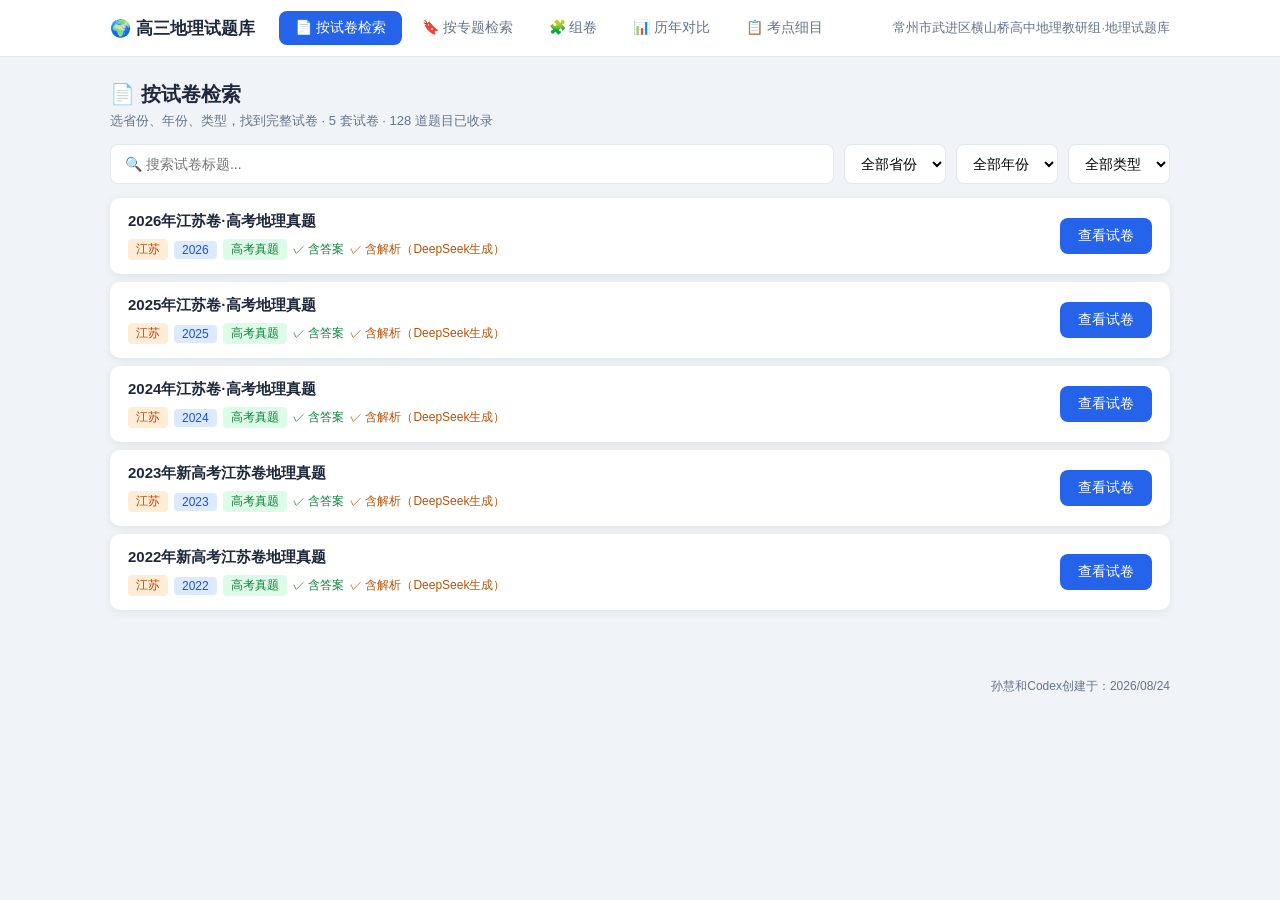
<file: index.html>
<!DOCTYPE html>
<html lang="zh-CN">
<head>
  <meta charset="UTF-8">
  <meta name="viewport" content="width=device-width, initial-scale=1.0">
  <title>高三地理试题库 · 横山桥高中地理教研组</title>
  <link rel="stylesheet" href="styles.css">
</head>
<body>

  <div id="main-app">
    <header class="topbar">
      <div class="topbar-inner">
        <div class="topbar-brand">🌍 高三地理试题库</div>
        <nav class="topbar-nav">
          <button class="nav-btn active" data-tab="papers">📄 按试卷检索</button>
          <button class="nav-btn" data-tab="topics">🔖 按专题检索</button>
          <button class="nav-btn" data-tab="compose">🧩 组卷</button>
          <button class="nav-btn" data-tab="compare">📊 历年对比</button>
          <button class="nav-btn" data-tab="exampoints">📋 考点细目</button>
        </nav>
        <div class="topbar-org">常州市武进区横山桥高中地理教研组·地理试题库</div>
      </div>
    </header>

    <!-- 按试卷检索 -->
    <section id="tab-papers" class="tab-panel active">
      <div class="panel-header">
        <h2>📄 按试卷检索</h2>
        <p class="panel-desc">选省份、年份、类型，找到完整试卷 · <span id="stat-papers">0</span> 套试卷 · <span id="stat-questions">0</span> 道题目已收录</p>
      </div>

      <div class="search-bar">
        <input type="text" id="paper-search" class="search-input" placeholder="🔍 搜索试卷标题...">
        <select id="paper-filter-province" class="filter-select">
          <option value="">全部省份</option>
        </select>
        <select id="paper-filter-year" class="filter-select">
          <option value="">全部年份</option>
        </select>
        <select id="paper-filter-type" class="filter-select">
          <option value="">全部类型</option>
          <option>高考真题</option>
          <option>模拟题</option>
        </select>
      </div>

      <div id="paper-list" class="resource-list"></div>
    </section>

    <!-- 按专题检索 -->
    <section id="tab-topics" class="tab-panel">
      <div class="panel-header">
        <h2>🔖 按专题检索</h2>
        <p class="panel-desc">点击专题，汇集所有试卷中的相关试题，跨卷专练</p>
      </div>

      <div id="topic-overview">
        <div class="search-bar">
          <input type="text" id="topic-search" class="search-input" placeholder="🔍 输入关键词，直接全文检索所有题目（题干、材料、答案、解析、图片说明）...">
        </div>
        <div id="topic-groups"></div>
      </div>

      <div id="topic-detail" style="display:none;">
        <div class="topic-breadcrumb">
          <button id="topic-back" class="btn-ghost">← 返回专题列表</button>
          <span id="topic-current" class="topic-current"></span>
        </div>
        <div id="question-list" class="resource-list"></div>
      </div>
    </section>

    <!-- 组卷 -->
    <section id="tab-compose" class="tab-panel">
      <div class="panel-header">
        <h2>🧩 按专题组卷</h2>
        <p class="panel-desc">选择专题、难度和题量，自动抽题组成一份练习卷，可导出 Word</p>
      </div>

      <div class="compose-controls">
        <div class="compose-field">
          <label>专题（按住 Ctrl 多选）</label>
          <select id="compose-topics" class="compose-topics" multiple size="6"></select>
        </div>
        <div class="compose-field">
          <label>难度</label>
          <select id="compose-diff" class="filter-select">
            <option value="">全部</option>
            <option>易</option>
            <option>中</option>
            <option>难</option>
          </select>
        </div>
        <div class="compose-field">
          <label>题量</label>
          <input type="number" id="compose-count" class="search-input" value="10" min="1" max="60" style="width:110px;">
        </div>
        <button class="btn-primary" id="compose-btn" style="align-self:flex-end;">🎲 随机组题</button>
      </div>

      <div id="compose-result" class="resource-list"></div>
      <div id="compose-actions" class="form-actions" style="display:none;">
        <button class="btn-primary" id="export-student">📄 导出 Word（学生版）</button>
        <button class="btn-primary" id="export-teacher">📄 导出 Word（教师版·含答案解析）</button>
      </div>
    </section>

    <!-- 历年对比 -->
    <section id="tab-compare" class="tab-panel">
      <div class="panel-header">
        <h2>📊 历年题型对比</h2>
        <p class="panel-desc">对比各年份的专题考查分布，辅助复习重点判断</p>
      </div>
      <div class="compare-section">
        <h3>专题分布对比</h3>
        <div id="compare-topics"></div>
      </div>
      <div class="compare-section">
        <h3>选择题 高频考点</h3>
        <div id="compare-top-choice"></div>
      </div>
      <div class="compare-section">
        <h3>综合题 高频考点</h3>
        <div id="compare-top-comprehensive"></div>
      </div>
    </section>

    <!-- 考点细目表 -->
    <section id="tab-exampoints" class="tab-panel">
      <div class="panel-header">
        <h2>📋 高考考点细目表</h2>
        <p class="panel-desc">按年份展示江苏卷的题号、难度系数和详细知识点</p>
      </div>
      <div id="exampoints-list"></div>
    </section>

    <footer class="site-credit">孙慧和Codex创建于：2026/08/24</footer>

  </div>

  <!-- 试卷查看层（带水印） -->
  <div id="exam-viewer" class="exam-viewer" style="display:none;">
    <div class="viewer-toolbar">
      <button id="viewer-close" class="viewer-close">✕ 关闭</button>
      <span id="viewer-title" class="viewer-title"></span>
      <a id="viewer-newtab" class="viewer-newtab" target="_blank" rel="noopener noreferrer" style="display:none;">新窗口打开 ↗</a>
    </div>
    <div class="viewer-body">
      <div id="viewer-watermark" class="viewer-watermark"></div>
      <div id="viewer-content" class="viewer-content"></div>
    </div>
  </div>

  <script src="config.js"></script>
  <script src="app.js"></script>
</body>
</html>
</file>
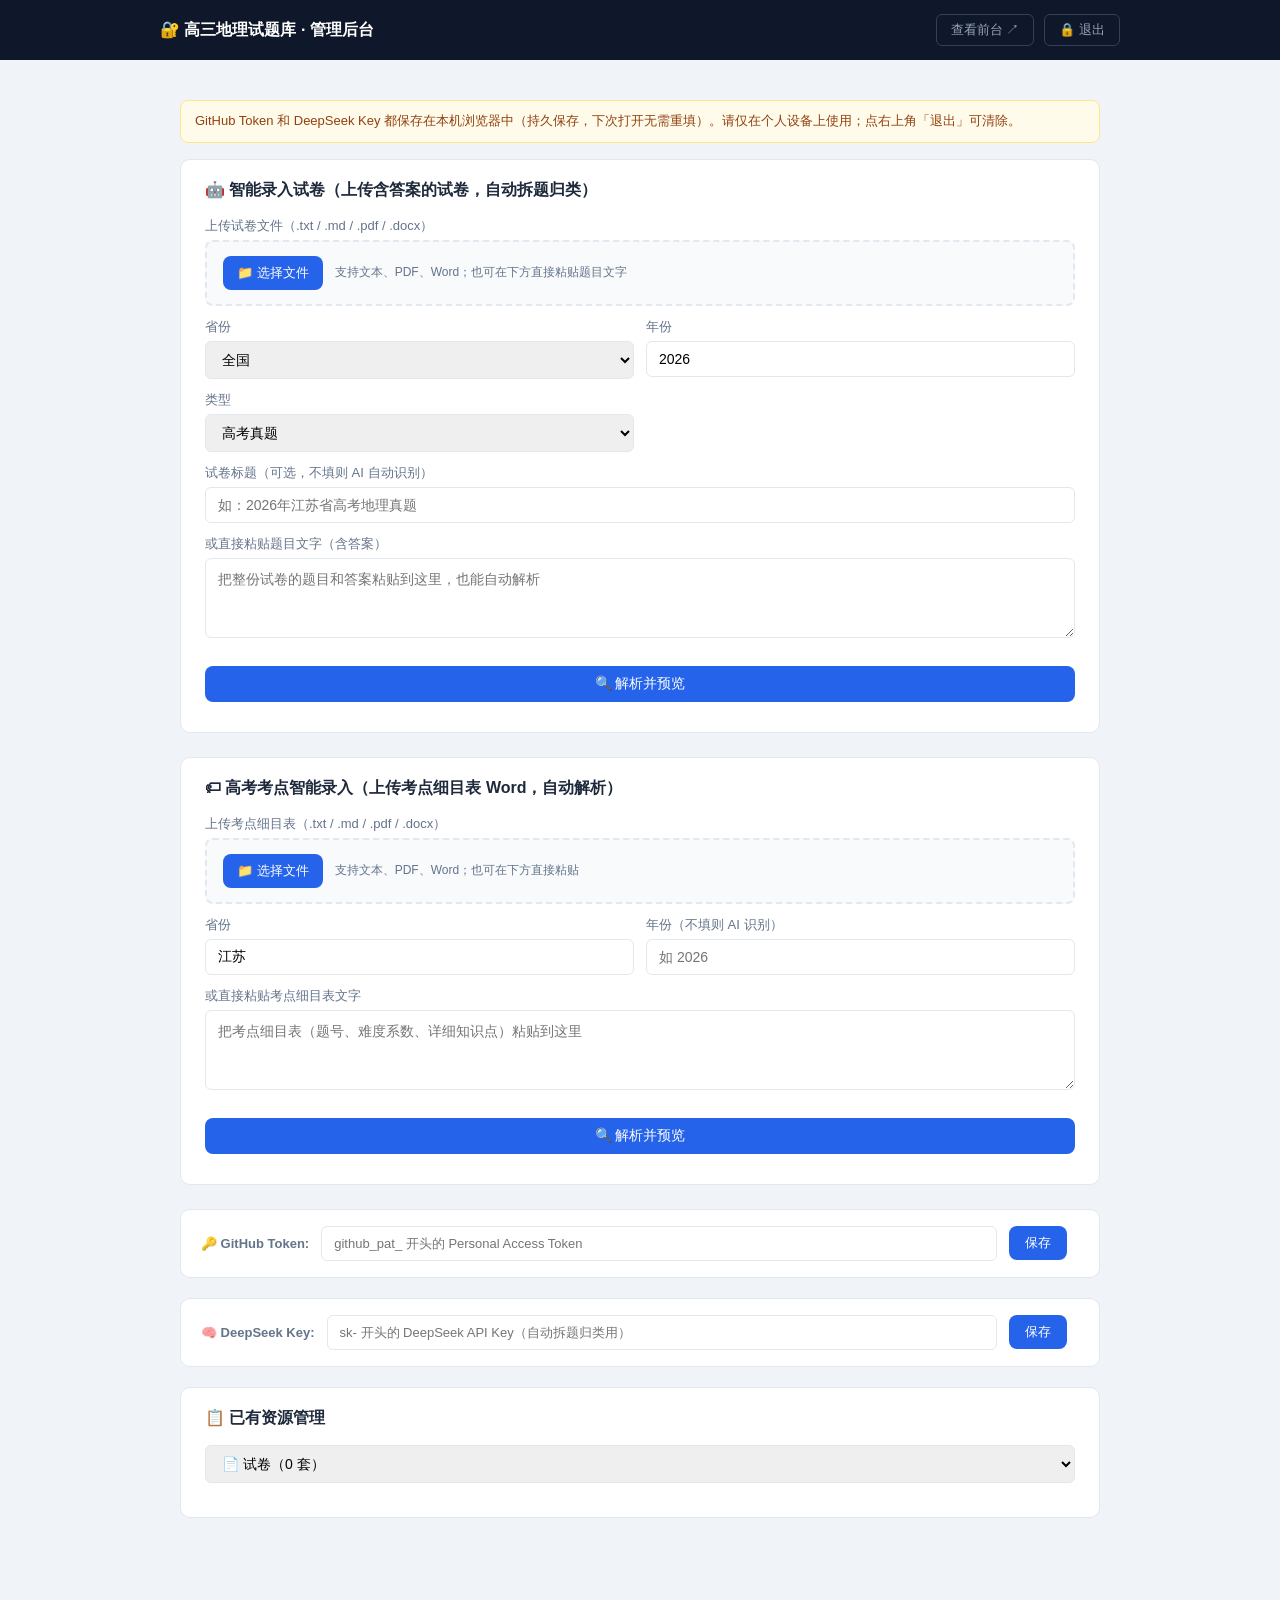
<file: admin.html>
<!DOCTYPE html>
<html lang="zh-CN">
<head>
  <meta charset="UTF-8">
  <meta name="viewport" content="width=device-width, initial-scale=1.0">
  <title>管理后台 · 高三地理试题库</title>
  <link rel="stylesheet" href="styles.css">
  <style>
    .admin-layout { max-width: 960px; margin: 0 auto; padding: 24px 20px 80px; }
    .admin-topbar { background: #0f172a; color: #fff; padding: 14px 20px; }
    .admin-topbar-inner { max-width: 960px; margin: 0 auto; display: flex; align-items: center; justify-content: space-between; }
    .admin-brand { font-weight: 700; font-size: 16px; }
    .admin-exit { color: #94a3b8; font-size: 13px; text-decoration: none; border: 1px solid #334155; padding: 6px 14px; border-radius: 6px; cursor: pointer; background: none; }
    .admin-exit:hover { color: #fff; border-color: #64748b; }
    .notice { background: #fffbeb; border: 1px solid #fde68a; color: #92400e; border-radius: 8px; padding: 10px 14px; font-size: 13px; margin: 16px 0; line-height: 1.6; }
    .settings-panel { background: #fff; border: 1px solid var(--border); border-radius: 10px; padding: 16px 20px; margin-bottom: 20px; display: flex; align-items: center; gap: 12px; flex-wrap: wrap; }
    .settings-panel label { font-size: 13px; font-weight: 600; color: var(--text-sub); }
    .settings-panel input { flex: 1; min-width: 240px; padding: 9px 12px; border: 1px solid var(--border); border-radius: 6px; font-size: 13px; }
    .admin-form { background: #fff; border: 1px solid var(--border); border-radius: 10px; padding: 20px 24px; margin-bottom: 24px; }
    .admin-form h3 { font-size: 16px; margin-bottom: 16px; }
    .form-grid { display: grid; grid-template-columns: 1fr 1fr; gap: 12px; }
    .form-field { display: flex; flex-direction: column; gap: 5px; }
    .form-field.full { grid-column: 1 / -1; }
    .form-field label { font-size: 13px; color: var(--text-sub); font-weight: 500; }
    .form-field input, .form-field select, .form-field textarea { padding: 9px 12px; border: 1px solid var(--border); border-radius: 6px; font-size: 14px; font-family: inherit; outline: none; }
    .form-field textarea { min-height: 80px; resize: vertical; line-height: 1.6; }
    .form-hint { font-size: 11px; color: #94a3b8; }
    .form-actions { margin-top: 16px; display: flex; gap: 10px; }
    .upload-box { border: 2px dashed var(--border); border-radius: 8px; padding: 14px 16px; display: flex; align-items: center; gap: 12px; flex-wrap: wrap; background: #f8fafc; }
    .upload-box.dragover { border-color: var(--primary); background: #eff6ff; }
    .upload-info { font-size: 12px; color: var(--text-sub); flex: 1; min-width: 160px; }
    .manage-item { background: #fff; border: 1px solid var(--border); border-radius: 8px; padding: 14px 16px; margin-bottom: 10px; display: flex; align-items: center; gap: 12px; }
    .manage-item .mi-title { flex: 1; font-size: 14px; font-weight: 500; }
    .manage-item .mi-info { font-size: 12px; color: var(--text-sub); }
    .mi-btn { padding: 6px 12px; border: 1px solid var(--border); background: #fff; border-radius: 6px; font-size: 12px; cursor: pointer; }
    .mi-btn.edit:hover { border-color: var(--primary); color: var(--primary); }
    .mi-btn.del:hover { border-color: #dc2626; color: #dc2626; }
    .save-status { position: fixed; bottom: 24px; right: 24px; z-index: 300; background: #0f172a; color: #fff; padding: 12px 20px; border-radius: 8px; font-size: 13px; display: none; box-shadow: 0 8px 24px rgba(0,0,0,.25); max-width: 420px; }
    .save-status.ok { background: #15803d; }
    .save-status.err { background: #dc2626; }
    .smart-preview { margin-top: 16px; }
    .smart-paper-head { background: #eff6ff; border: 1px solid #bfdbfe; border-radius: 8px; padding: 12px 16px; margin-bottom: 12px; }
    .smart-paper-head b { color: #1e40af; }
    .smart-q-item { border: 1px solid var(--border); border-radius: 8px; padding: 10px 14px; margin-bottom: 8px; }
    .smart-q-item .sq-head { display: flex; align-items: center; gap: 8px; flex-wrap: wrap; margin-bottom: 4px; }
    .smart-q-item .sq-ans { font-size: 13px; color: #166534; }
    .smart-q-item .sq-desc { font-size: 13px; color: var(--text-sub); }
    .se-fig-row { display: flex; align-items: center; gap: 8px; margin-bottom: 8px; }
    .se-fig-row img { height: 52px; width: auto; border: 1px solid var(--border); border-radius: 6px; object-fit: contain; background: #f8fafc; }
    .se-fig-row input { flex: 1; min-width: 0; }
    .q-editor-modal { position: fixed; inset: 0; background: rgba(15,23,42,.62); display: flex; align-items: center; justify-content: center; z-index: 500; padding: 20px; }
    .q-editor-card { background: #fff; border-radius: 12px; width: min(760px, 94vw); max-height: 92vh; overflow: auto; padding: 20px 24px; }
    .q-editor-head { display: flex; align-items: center; justify-content: space-between; margin-bottom: 16px; }
    .q-editor-head h3 { font-size: 16px; }
    @media (max-width: 640px) { .form-grid { grid-template-columns: 1fr; } }
  </style>
</head>
<body>
  <header class="admin-topbar">
    <div class="admin-topbar-inner">
      <div class="admin-brand">🔐 高三地理试题库 · 管理后台</div>
      <div style="display:flex;gap:10px;align-items:center;">
        <a href="index.html" class="admin-exit" target="_blank">查看前台 ↗</a>
        <button id="admin-lock" class="admin-exit">🔒 退出</button>
      </div>
    </div>
  </header>

  <div class="admin-layout">
    <div class="notice">
      GitHub Token 和 DeepSeek Key 都保存在本机浏览器中（持久保存，下次打开无需重填）。请仅在个人设备上使用；点右上角「退出」可清除。
    </div>

    <!-- 智能录入 -->
    <div class="admin-form">
      <h3>🤖 智能录入试卷（上传含答案的试卷，自动拆题归类）</h3>
      <div class="form-grid">
        <div class="form-field full"><label>上传试卷文件（.txt / .md / .pdf / .docx）</label>
          <div class="upload-box" id="smart-upload-box">
            <button type="button" class="btn-primary" style="padding:8px 14px;font-size:13px;" onclick="document.getElementById('smart-file').click()">📁 选择文件</button>
            <span class="upload-info" id="smart-file-info">支持文本、PDF、Word；也可在下方直接粘贴题目文字</span>
            <input type="file" id="smart-file" accept=".txt,.md,.pdf,.docx" style="display:none;">
          </div>
        </div>
        <div class="form-field"><label>省份</label><select id="smart-province"></select></div>
        <div class="form-field"><label>年份</label><input type="text" id="smart-year" placeholder="如 2026"></div>
        <div class="form-field"><label>类型</label><select id="smart-type"><option>高考真题</option><option>模拟题</option></select></div>
        <div class="form-field full"><label>试卷标题（可选，不填则 AI 自动识别）</label><input type="text" id="smart-title" placeholder="如：2026年江苏省高考地理真题"></div>
        <div class="form-field full"><label>或直接粘贴题目文字（含答案）</label><textarea id="smart-text" placeholder="把整份试卷的题目和答案粘贴到这里，也能自动解析"></textarea></div>
        <div class="form-field full form-actions">
          <button class="btn-primary" onclick="smartParse()">🔍 解析并预览</button>
          <span id="smart-status" style="font-size:13px;color:var(--text-sub);"></span>
        </div>
      </div>
      <div id="smart-preview" class="smart-preview" style="display:none;"></div>
    </div>

    <!-- 高考考点智能录入 -->
    <div class="admin-form">
      <h3>🏷 高考考点智能录入（上传考点细目表 Word，自动解析）</h3>
      <div class="form-grid">
        <div class="form-field full"><label>上传考点细目表（.txt / .md / .pdf / .docx）</label>
          <div class="upload-box" id="ep-upload-box">
            <button type="button" class="btn-primary" style="padding:8px 14px;font-size:13px;" onclick="document.getElementById('ep-file').click()">📁 选择文件</button>
            <span class="upload-info" id="ep-file-info">支持文本、PDF、Word；也可在下方直接粘贴</span>
            <input type="file" id="ep-file" accept=".txt,.md,.pdf,.docx" style="display:none;">
          </div>
        </div>
        <div class="form-field"><label>省份</label><input type="text" id="ep-province" value="江苏"></div>
        <div class="form-field"><label>年份（不填则 AI 识别）</label><input type="text" id="ep-year" placeholder="如 2026"></div>
        <div class="form-field full"><label>或直接粘贴考点细目表文字</label><textarea id="ep-text" placeholder="把考点细目表（题号、难度系数、详细知识点）粘贴到这里"></textarea></div>
        <div class="form-field full form-actions">
          <button class="btn-primary" onclick="epParse()">🔍 解析并预览</button>
          <span id="ep-status" style="font-size:13px;color:var(--text-sub);"></span>
        </div>
      </div>
      <div id="ep-preview" class="smart-preview" style="display:none;"></div>
    </div>

    <!-- GitHub Token -->
    <div class="settings-panel">
      <label>🔑 GitHub Token:</label>
      <input type="password" id="github-token" placeholder="github_pat_ 开头的 Personal Access Token">
      <button class="btn-primary" style="padding:8px 16px;font-size:13px;" onclick="saveToken()">保存</button>
      <span id="token-status" style="font-size:12px;color:var(--text-sub);"></span>
    </div>

    <!-- DeepSeek Key -->
    <div class="settings-panel">
      <label>🧠 DeepSeek Key:</label>
      <input type="password" id="deepseek-key" placeholder="sk- 开头的 DeepSeek API Key（自动拆题归类用）">
      <button class="btn-primary" style="padding:8px 16px;font-size:13px;" onclick="saveDeepSeekKey()">保存</button>
      <span id="deepseek-status" style="font-size:12px;color:var(--text-sub);"></span>
    </div>

    <!-- 已有资源 -->
    <div class="admin-form">
      <h3>📋 已有资源管理</h3>
      <div class="form-field" style="margin-bottom:14px;">
        <select id="manage-type" onchange="renderManageList()">
          <option value="papers">📄 试卷（<span id="paper-count">0</span> 套）</option>
          <option value="questions">🔖 题目（<span id="question-count">0</span> 道）</option>
          <option value="exampoints">🏷 考点细目（<span id="ep-count">0</span> 份）</option>
        </select>
      </div>
      <div id="manage-list"></div>
    </div>
  </div>

  <!-- 编辑已有题目 -->
  <div id="q-editor" class="q-editor-modal" style="display:none;">
    <div class="q-editor-card">
      <div class="q-editor-head">
        <h3 id="qe-title">编辑题目</h3>
        <button class="admin-exit" onclick="closeQuestionEditor()">✕ 关闭</button>
      </div>
      <div class="form-grid">
        <div class="form-field"><label>题号</label><input id="qe-number" disabled></div>
        <div class="form-field"><label>专题</label><select id="qe-topic"></select></div>
        <div class="form-field"><label>知识点</label><input id="qe-knowledge" placeholder="如 聚落选址"></div>
        <div class="form-field"><label>难度</label><select id="qe-diff"><option>易</option><option>中</option><option>难</option></select></div>
        <div class="form-field full"><label>题组标识（同组小题填相同值）</label><input id="qe-group"></div>
        <div class="form-field full"><label>题目简述</label><textarea id="qe-desc"></textarea></div>
        <div class="form-field full"><label>完整题干</label><textarea id="qe-content"></textarea></div>
        <div class="form-field full"><label>答案</label><textarea id="qe-answer"></textarea></div>
        <div class="form-field full"><label>解析</label><textarea id="qe-analysis"></textarea></div>
        <div class="form-field full">
          <label>配图（题干图 / 选项图）</label>
          <div id="qe-figures"></div>
          <div style="margin-top:8px;">
            <input type="file" id="qe-fig-upload" accept="image/*" multiple style="display:none;" onchange="qeUploadFigures()">
            <button type="button" class="btn-ghost" onclick="document.getElementById('qe-fig-upload').click()">📤 上传配图</button>
          </div>
        </div>
      </div>
      <div class="form-actions">
        <button class="btn-primary" onclick="saveQuestionEdit()">💾 保存并发布</button>
        <button class="btn-ghost" onclick="closeQuestionEditor()">取消</button>
      </div>
    </div>
  </div>

  <div id="save-status" class="save-status"></div>

  <script src="config.js"></script>
  <script src="data.js"></script>
  <script src="admin.js"></script>
</body>
</html>
</file>
<file: styles.css>
:root {
  --primary: #2563eb;
  --primary-dark: #1d4ed8;
  --bg: #f0f4f8;
  --card: #ffffff;
  --text: #1e293b;
  --text-sub: #64748b;
  --border: #e2e8f0;
  --shadow: 0 2px 8px rgba(30, 41, 59, 0.08);
  --radius: 10px;
}

* { margin: 0; padding: 0; box-sizing: border-box; }

body {
  font-family: -apple-system, BlinkMacSystemFont, "Segoe UI", "PingFang SC",
    "Hiragino Sans GB", "Microsoft YaHei", sans-serif;
  background: var(--bg);
  color: var(--text);
  min-height: 100vh;
}

/* ==================== 顶栏 ==================== */
.topbar {
  background: #fff;
  border-bottom: 1px solid var(--border);
  position: sticky; top: 0; z-index: 50;
}
.topbar-inner {
  max-width: 1100px; margin: 0 auto; padding: 0 20px;
  height: 56px; display: flex; align-items: center; gap: 24px;
}
.topbar-brand { font-weight: 700; font-size: 17px; white-space: nowrap; }
.topbar-nav { display: flex; gap: 4px; flex: 1; }
.topbar-org { font-size: 13px; color: var(--text-sub); white-space: nowrap; }
.nav-btn {
  padding: 8px 16px; border: none; background: none; border-radius: 8px;
  font-size: 14px; cursor: pointer; color: var(--text-sub); transition: all .2s;
}
.nav-btn:hover { background: var(--bg); color: var(--text); }
.nav-btn.active { background: var(--primary); color: #fff; }

/* ==================== 面板通用 ==================== */
.tab-panel { display: none; max-width: 1100px; margin: 0 auto; padding: 24px 20px 60px; }
.tab-panel.active { display: block; }
.panel-header { margin-bottom: 14px; }
.panel-header h2 { font-size: 20px; margin-bottom: 4px; }
.panel-desc { color: var(--text-sub); font-size: 13px; }

/* ==================== 搜索栏 ==================== */
.search-bar { display: flex; gap: 10px; flex-wrap: wrap; margin-bottom: 14px; }
.search-input {
  flex: 1; min-width: 200px; padding: 10px 14px;
  border: 1px solid var(--border); border-radius: 8px; font-size: 14px; outline: none;
  transition: border-color .2s;
}
.search-input:focus { border-color: var(--primary); }
.filter-select {
  padding: 10px 12px; border: 1px solid var(--border); border-radius: 8px;
  font-size: 14px; background: #fff; cursor: pointer; outline: none;
}

/* ==================== 组卷 ==================== */
.compose-controls { display: flex; gap: 12px; flex-wrap: wrap; align-items: flex-end; margin-bottom: 18px; }
.compose-field { display: flex; flex-direction: column; gap: 5px; }
.compose-field label { font-size: 13px; color: var(--text-sub); font-weight: 500; }
.compose-topics { min-width: 260px; padding: 9px 12px; border: 1px solid var(--border); border-radius: 8px; font-size: 14px; background: #fff; }
.form-actions { display: flex; gap: 10px; flex-wrap: wrap; margin-top: 16px; }

/* ==================== 历年对比 ==================== */
.compare-section { background: #fff; border: 1px solid var(--border); border-radius: 10px; padding: 16px 20px; margin-bottom: 14px; box-shadow: var(--shadow); }
.compare-section h3 { font-size: 15px; margin-bottom: 12px; }
.compare-table { width: 100%; border-collapse: collapse; font-size: 13px; }
.compare-table th, .compare-table td { border: 1px solid var(--border); padding: 6px 10px; text-align: center; }
.compare-table th { background: #f8fafc; font-weight: 600; }
.compare-table td:first-child, .compare-table th:first-child { text-align: left; }
.exam-knowledge { text-align: left; line-height: 1.7; }
.compare-group-row td { background: #eff6ff; font-weight: 600; color: #1e3a8a; text-align: left; }
.top-row { display: flex; align-items: center; gap: 10px; margin-bottom: 8px; }
.top-name { width: 110px; flex-shrink: 0; font-size: 13px; }
.top-bar { flex: 1; height: 14px; background: #f1f5f9; border-radius: 7px; overflow: hidden; }
.top-bar-fill { height: 100%; background: #2563eb; border-radius: 7px; }
.top-count { width: 52px; flex-shrink: 0; font-size: 12px; color: var(--text-sub); text-align: right; }
.ep-modules { display: flex; gap: 10px; flex-wrap: wrap; margin-bottom: 14px; }
.ep-module { padding: 8px 18px; border: 1px solid var(--border); background: #f8fafc; border-radius: 20px; font-size: 14px; cursor: pointer; color: var(--text); transition: all .15s; }
.ep-module:hover { border-color: var(--primary); color: var(--primary); background: #eff6ff; }
.ep-module.active { background: var(--primary); color: #fff; border-color: var(--primary); }
.ep-table-wrap { background: #fff; border: 1px solid var(--border); border-radius: 10px; padding: 16px 20px; box-shadow: var(--shadow); }
.ep-table-wrap h3 { font-size: 15px; margin-bottom: 12px; }

/* ==================== 试卷卡片 ==================== */
.resource-list { display: flex; flex-direction: column; gap: 8px; }
.exam-card {
  background: var(--card); border-radius: var(--radius); padding: 14px 18px;
  display: flex; justify-content: space-between; align-items: center; gap: 16px;
  box-shadow: var(--shadow); transition: transform .15s, box-shadow .15s;
}
.exam-card:hover { transform: translateY(-1px); box-shadow: 0 4px 16px rgba(30,41,59,.12); }
.exam-title { font-weight: 600; font-size: 15px; margin-bottom: 8px; }
.exam-meta { display: flex; flex-wrap: wrap; gap: 6px; align-items: center; }
.exam-actions { display: flex; align-items: center; gap: 8px; flex-shrink: 0; }

.badge { font-size: 12px; padding: 2px 8px; border-radius: 4px; font-weight: 500; }
.badge-year { background: #dbeafe; color: #1d4ed8; }
.badge-type { background: #dcfce7; color: #15803d; }
.badge-topic { background: #fef3c7; color: #b45309; }
.badge-province { background: #ffedd5; color: #c2410c; }
.badge-fig { background: #fce7f3; color: #9d174d; }
.badge-difficulty { background: #f1f5f9; color: #475569; }
.badge-difficulty-易 { background: #dcfce7; color: #15803d; }
.badge-difficulty-中 { background: #fef3c7; color: #b45309; }
.badge-difficulty-难 { background: #fee2e2; color: #b91c1c; }

.flag { font-size: 12px; color: var(--text-sub); }
.flag-answer { color: #15803d; }
.flag-analysis { color: #b45309; }

.btn-primary {
  padding: 9px 18px; background: var(--primary); color: #fff; border: none;
  border-radius: 8px; font-size: 14px; cursor: pointer; transition: background .2s;
  white-space: nowrap;
}
.btn-primary:hover { background: var(--primary-dark); }
.btn-sm { padding: 7px 14px; font-size: 13px; }
.btn-ghost {
  padding: 7px 14px; border: 1px solid var(--border); background: #fff;
  border-radius: 6px; font-size: 13px; cursor: pointer; color: var(--text-sub); transition: all .2s;
}
.btn-ghost:hover { border-color: var(--primary); color: var(--primary); }

/* ==================== 专题总览 ==================== */
.topic-group {
  background: var(--card); border-radius: var(--radius); padding: 14px 18px;
  box-shadow: var(--shadow); margin-bottom: 10px;
}
.topic-group-header { display: flex; align-items: center; gap: 10px; margin-bottom: 10px; }
.topic-group-header h3 { font-size: 18px; }
.group-hit { font-size: 13px; padding: 3px 12px; border-radius: 10px; background: #dbeafe; color: #1d4ed8; font-weight: 500; }
.group-hit.zero { background: #f1f5f9; color: #94a3b8; }
.topic-chips { display: flex; flex-wrap: wrap; gap: 8px; }
.topic-chip {
  padding: 8px 14px; border: 1px solid var(--border); background: #f8fafc;
  border-radius: 22px; font-size: 14px; cursor: pointer; color: var(--text);
  display: inline-flex; align-items: center; gap: 8px; transition: all .15s;
}
.topic-chip:hover { border-color: var(--primary); color: var(--primary); background: #eff6ff; }
.topic-chip.empty { opacity: .5; cursor: not-allowed; }
.chip-count {
  font-size: 13px; background: #dbeafe; color: #1d4ed8;
  border-radius: 8px; padding: 0 8px; line-height: 20px; min-width: 20px; text-align: center;
}
.topic-chip.empty .chip-count { background: #f1f5f9; color: #94a3b8; }

.topic-breadcrumb { display: flex; align-items: center; gap: 14px; margin-bottom: 16px; flex-wrap: wrap; }
.topic-current { font-size: 15px; font-weight: 600; }
.search-result-bar {
  background: #eff6ff; border: 1px solid #bfdbfe; color: #1e40af;
  border-radius: 8px; padding: 10px 16px; font-size: 13px; margin-bottom: 12px;
}

/* ==================== 题目卡片 ==================== */
.question-card {
  background: var(--card); border-radius: var(--radius); padding: 12px 16px;
  display: flex; align-items: flex-start; gap: 12px;
  box-shadow: var(--shadow); transition: transform .15s, box-shadow .15s;
}
.question-card:hover { transform: translateY(-1px); box-shadow: 0 4px 16px rgba(30,41,59,.12); }
.q-left { flex-shrink: 0; }
.q-number { font-size: 12px; font-weight: 600; color: #1d4ed8; background: #dbeafe; border-radius: 6px; padding: 4px 8px; white-space: nowrap; }
.q-main { flex: 1; min-width: 0; }
.q-desc { font-size: 14px; font-weight: 600; line-height: 1.45; margin-bottom: 5px; }
.q-content {
  font-size: 14px; line-height: 1.55; color: var(--text);
  background: #f8fafc; border: 1px solid var(--border);
  border-radius: 8px; padding: 8px 12px; margin-bottom: 6px;
  white-space: normal; word-break: break-word;
}
.q-answer, .q-analysis { margin-bottom: 6px; }
.q-answer summary, .q-analysis summary {
  cursor: pointer; user-select: none; font-size: 13px; font-weight: 600; color: #1d4ed8;
  background: #eff6ff; border: 1px solid #dbeafe; border-radius: 8px; padding: 6px 12px;
  display: inline-flex; align-items: center; gap: 6px; transition: background .15s;
}
.q-answer summary:hover { background: #dbeafe; }
.q-analysis summary { color: #7c3aed; background: #f5f3ff; border-color: #ede9fe; }
.q-analysis summary:hover { background: #ede9fe; }
.q-answer-body { font-size: 14px; line-height: 1.55; color: #166534; background: #f0fdf4; border: 1px solid #dcfce7; border-radius: 8px; padding: 8px 12px; margin-top: 6px; }
.q-analysis-body { font-size: 14px; line-height: 1.55; color: #5b21b6; background: #faf5ff; border: 1px solid #ede9fe; border-radius: 8px; padding: 8px 12px; margin-top: 6px; }

.q-source { display: flex; flex-wrap: wrap; align-items: center; gap: 6px; }
.q-paper { font-size: 12px; color: var(--text-sub); }
.q-paper-label { font-size: 11px; color: #94a3b8; }
.q-actions { flex-shrink: 0; }

/* ==================== 题目配图（多图网格） ==================== */
.q-figures { display: grid; grid-template-columns: repeat(auto-fit, minmax(200px, 1fr)); gap: 8px; margin-bottom: 8px; }
.q-figure { margin: 0; }
.q-figure img {
  width: 100%; max-height: 280px; object-fit: contain;
  border: 1px solid var(--border); border-radius: 8px; background: #f8fafc; display: block;
}
.q-figure figcaption { font-size: 12px; color: var(--text-sub); margin-top: 5px; text-align: center; }

/* ==================== 题组卡片 ==================== */
.q-group-card { border-left: 3px solid #1d4ed8; }
.q-group-size { display: inline-block; margin-top: 6px; font-size: 11px; color: #1d4ed8; background: #eff6ff; border-radius: 4px; padding: 2px 8px; }
.q-material {
  font-size: 14px; line-height: 1.55; color: var(--text);
  background: #fef3c7; border-left: 4px solid #f59e0b;
  border-radius: 6px; padding: 9px 13px; margin-bottom: 8px;
}
.q-material-tag { display: inline-block; font-size: 11px; font-weight: 600; color: #92400e; background: #fde68a; border-radius: 4px; padding: 2px 8px; margin-right: 8px; vertical-align: middle; }
.q-sub { border-top: 1px dashed var(--border); padding: 8px 0 2px; margin-bottom: 2px; }
.q-sub:first-of-type { border-top: none; padding-top: 0; }
.q-sub-head { display: flex; align-items: baseline; gap: 10px; margin-bottom: 4px; }
.q-sub-num { font-size: 13px; font-weight: 600; color: #1d4ed8; background: #dbeafe; border-radius: 4px; padding: 2px 8px; white-space: nowrap; }
.q-sub-desc { font-size: 14px; font-weight: 600; color: var(--text); }

/* ==================== 试卷查看器 ==================== */
.exam-viewer { position: fixed; inset: 0; z-index: 200; background: rgba(15, 23, 42, 0.88); display: flex; align-items: center; justify-content: center; }
.viewer-toolbar {
  position: absolute; top: 0; left: 0; right: 0; height: 52px; background: #fff;
  display: flex; align-items: center; gap: 16px; padding: 0 20px; box-shadow: var(--shadow);
}
.viewer-close { padding: 7px 16px; border: none; background: #fee2e2; color: #dc2626; border-radius: 6px; cursor: pointer; font-size: 14px; }
.viewer-close:hover { background: #fecaca; }
.viewer-title { font-weight: 600; font-size: 15px; flex: 1; min-width: 0; overflow: hidden; text-overflow: ellipsis; white-space: nowrap; }
.viewer-newtab { font-size: 13px; color: var(--primary); text-decoration: none; white-space: nowrap; }
.viewer-newtab:hover { text-decoration: underline; }
.viewer-body {
  margin-top: 52px; width: 92%; max-width: 980px; height: calc(100% - 104px);
  background: #fff; border-radius: 12px; position: relative; overflow: hidden;
}
.viewer-content { width: 100%; height: 100%; padding: 12px; z-index: 2; position: relative; }
.viewer-iframe { width: 100%; height: 100%; border: none; display: block; }
.viewer-placeholder { text-align: center; padding: 60px 30px; color: var(--text-sub); }
.vp-icon { font-size: 48px; margin-bottom: 6px; }

/* 水印层：平铺斜纹 */
.viewer-watermark { position: absolute; inset: 0; z-index: 5; pointer-events: none; display: none; background-repeat: repeat; }

/* ==================== 空状态 / 页脚 ==================== */
.empty-state { text-align: center; padding: 60px 20px; color: var(--text-sub); background: var(--card); border-radius: var(--radius); font-size: 15px; }
.footer { text-align: center; padding: 30px 20px; color: var(--text-sub); font-size: 13px; border-top: 1px solid var(--border); margin-top: 40px; background: #fff; }
.footer-small { font-size: 11px; margin-top: 6px; opacity: .7; }
.site-credit { max-width: 1100px; margin: 0 auto; padding: 8px 20px 24px; text-align: right; color: var(--text-sub); font-size: 12px; }

/* ==================== 响应式 ==================== */
@media (max-width: 640px) {
  .topbar-inner { flex-wrap: wrap; height: auto; padding: 10px 16px; }
  .topbar-brand { width: 100%; text-align: center; margin-bottom: 6px; }
  .topbar-nav { width: 100%; justify-content: center; }
  .topbar-org { width: 100%; text-align: center; margin-top: 4px; }
  .exam-card { flex-direction: column; align-items: flex-start; }
  .question-card { flex-direction: column; }
  .q-actions { width: 100%; }
  .search-bar { flex-direction: column; }
  .filter-select { width: 100%; }
  .q-figures { grid-template-columns: 1fr; }
  .viewer-body { width: 100%; height: calc(100% - 52px); border-radius: 0; }
}
</file>
